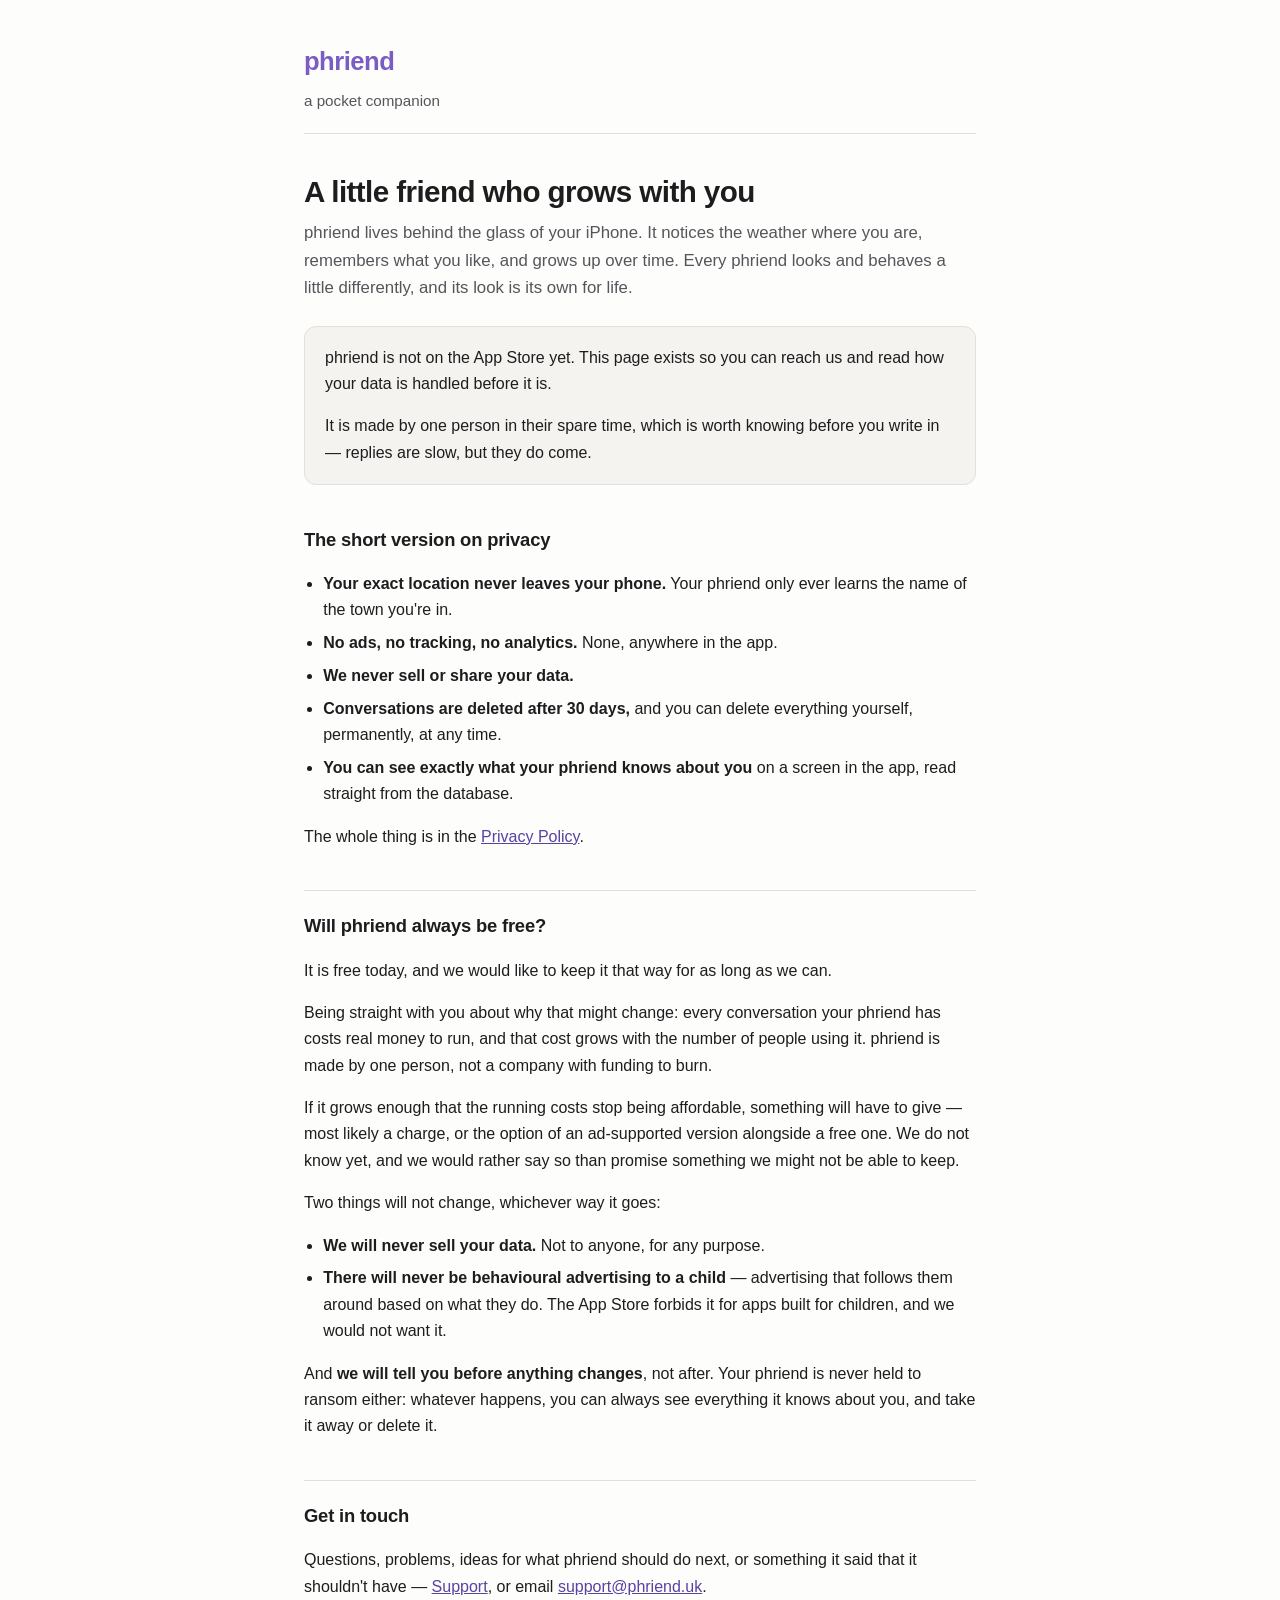
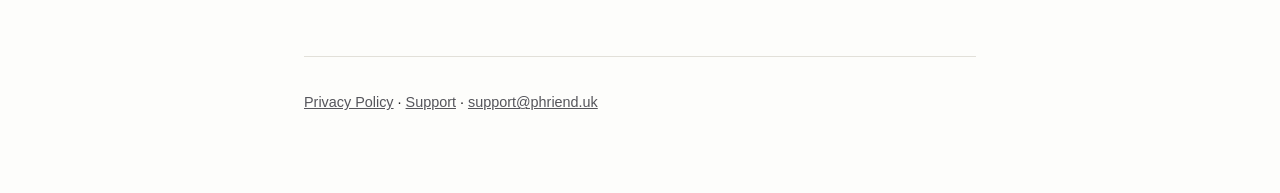
<file: index.html>
<!doctype html>
<html lang="en-GB">
<head>
<meta charset="utf-8">
<meta name="viewport" content="width=device-width, initial-scale=1, viewport-fit=cover">
<title>phriend</title>
<meta name="description" content="phriend is a pocket companion that lives behind the glass of your iPhone.">
<link rel="stylesheet" href="style.css">
</head>
<body>

<header class="site">
  <a class="wordmark" href="index.html">phriend</a>
  <p>a pocket companion</p>
</header>

<main>

<h1>A little friend who grows with you</h1>
<p class="lede">phriend lives behind the glass of your iPhone. It notices
the weather where you are, remembers what you like, and grows up over
time. Every phriend looks and behaves a little differently, and its look
is its own for life.</p>

<div class="card">
  <p>phriend is not on the App Store yet. This page exists so you can
     reach us and read how your data is handled before it is.</p>
  <p>It is made by one person in their spare time, which is worth knowing
     before you write in — replies are slow, but they do come.</p>
</div>

<h2>The short version on privacy</h2>
<ul>
  <li><strong>Your exact location never leaves your phone.</strong> Your
      phriend only ever learns the name of the town you're in.</li>
  <li><strong>No ads, no tracking, no analytics.</strong> None, anywhere
      in the app.</li>
  <li><strong>We never sell or share your data.</strong></li>
  <li><strong>Conversations are deleted after 30 days,</strong> and you
      can delete everything yourself, permanently, at any time.</li>
  <li><strong>You can see exactly what your phriend knows about you</strong>
      on a screen in the app, read straight from the database.</li>
</ul>
<p>The whole thing is in the <a href="privacy.html">Privacy Policy</a>.</p>

<h2>Will phriend always be free?</h2>
<p>It is free today, and we would like to keep it that way for as long as
we can.</p>
<p>Being straight with you about why that might change: every
conversation your phriend has costs real money to run, and that cost
grows with the number of people using it. phriend is made by one person,
not a company with funding to burn.</p>
<p>If it grows enough that the running costs stop being affordable,
something will have to give — most likely a charge, or the option of an
ad-supported version alongside a free one. We do not know yet, and we
would rather say so than promise something we might not be able to
keep.</p>
<p>Two things will not change, whichever way it goes:</p>
<ul>
  <li><strong>We will never sell your data.</strong> Not to anyone, for
      any purpose.</li>
  <li><strong>There will never be behavioural advertising to a child</strong>
      — advertising that follows them around based on what they do. The
      App Store forbids it for apps built for children, and we would not
      want it.</li>
</ul>
<p>And <strong>we will tell you before anything changes</strong>, not
after. Your phriend is never held to ransom either: whatever happens, you
can always see everything it knows about you, and take it away or delete
it.</p>

<h2>Get in touch</h2>
<p>Questions, problems, ideas for what phriend should do next, or
something it said that it shouldn't have —
<a href="support.html">Support</a>, or email
<a href="mailto:support@phriend.uk">support@phriend.uk</a>.</p>

</main>

<footer class="site">
  <p><a href="privacy.html">Privacy Policy</a> · <a href="support.html">Support</a>
     · <a href="mailto:support@phriend.uk">support@phriend.uk</a></p>
</footer>

</body>
</html>
</file>
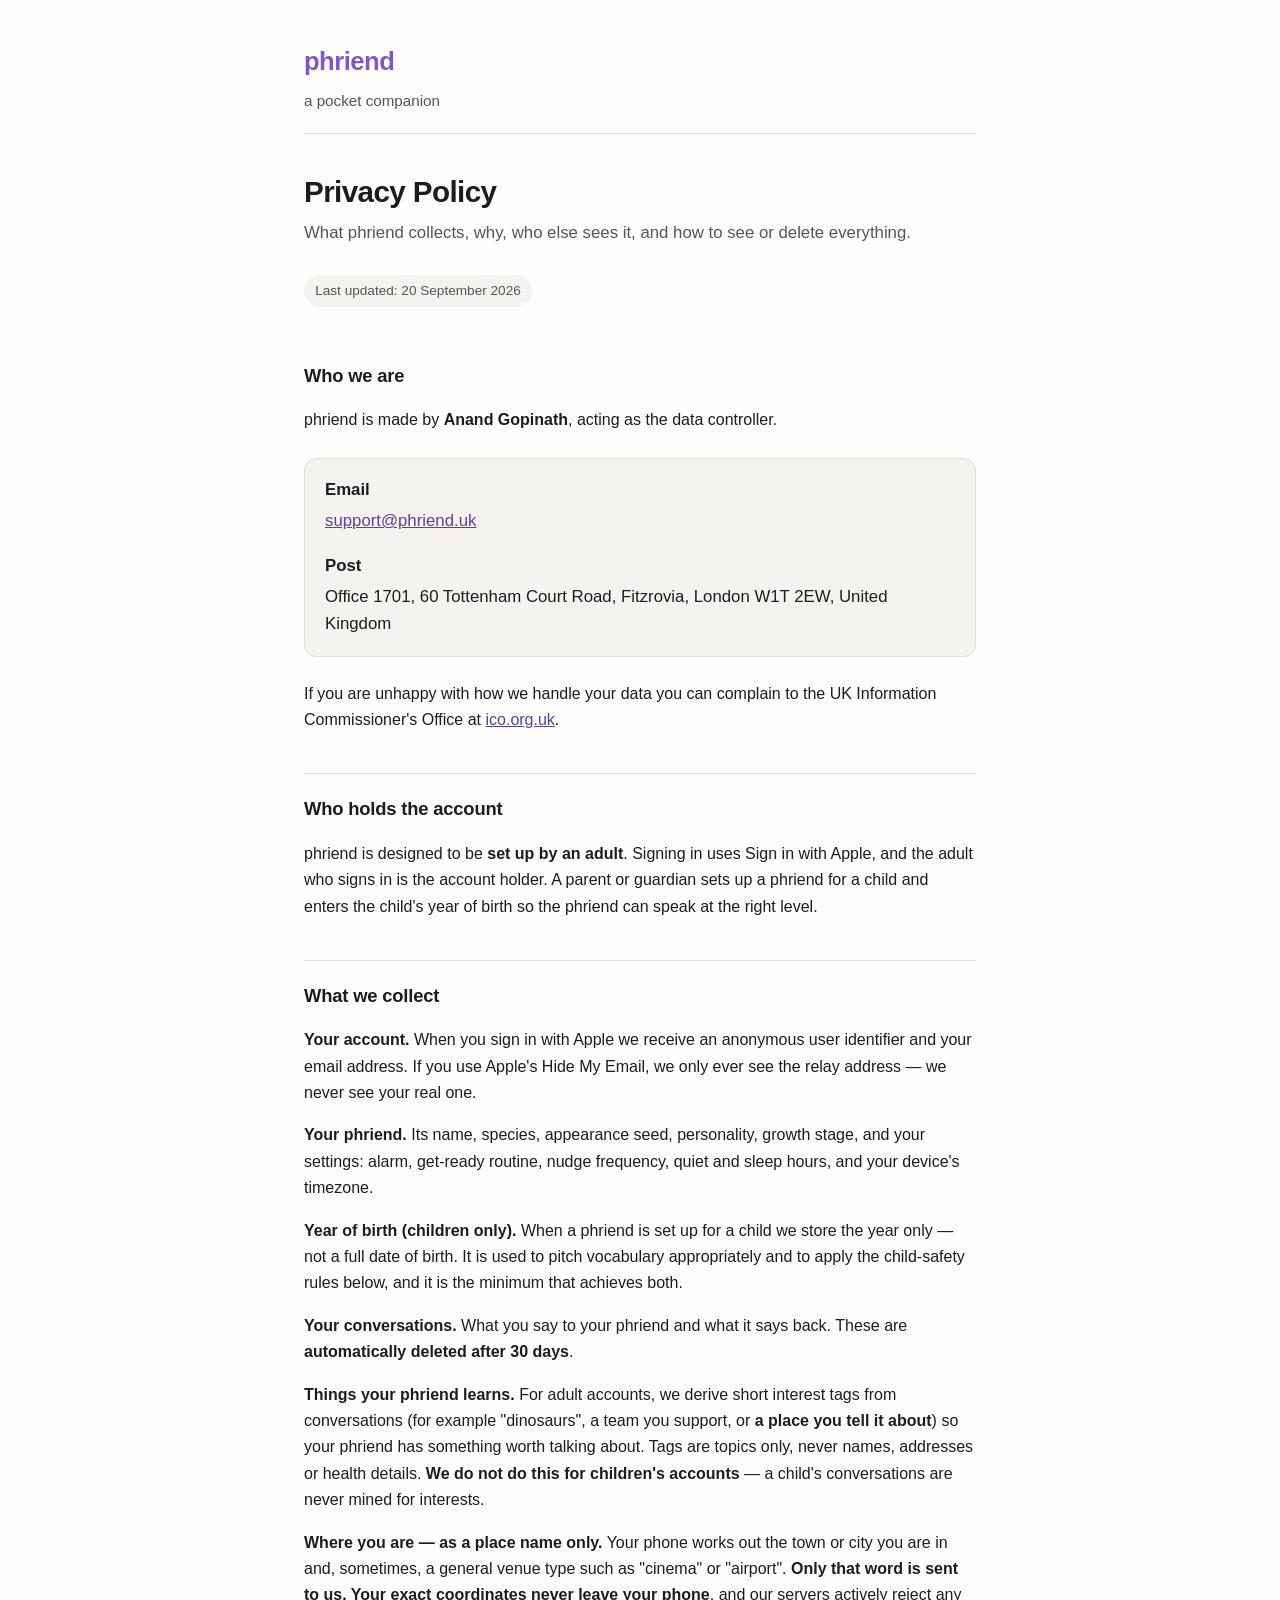
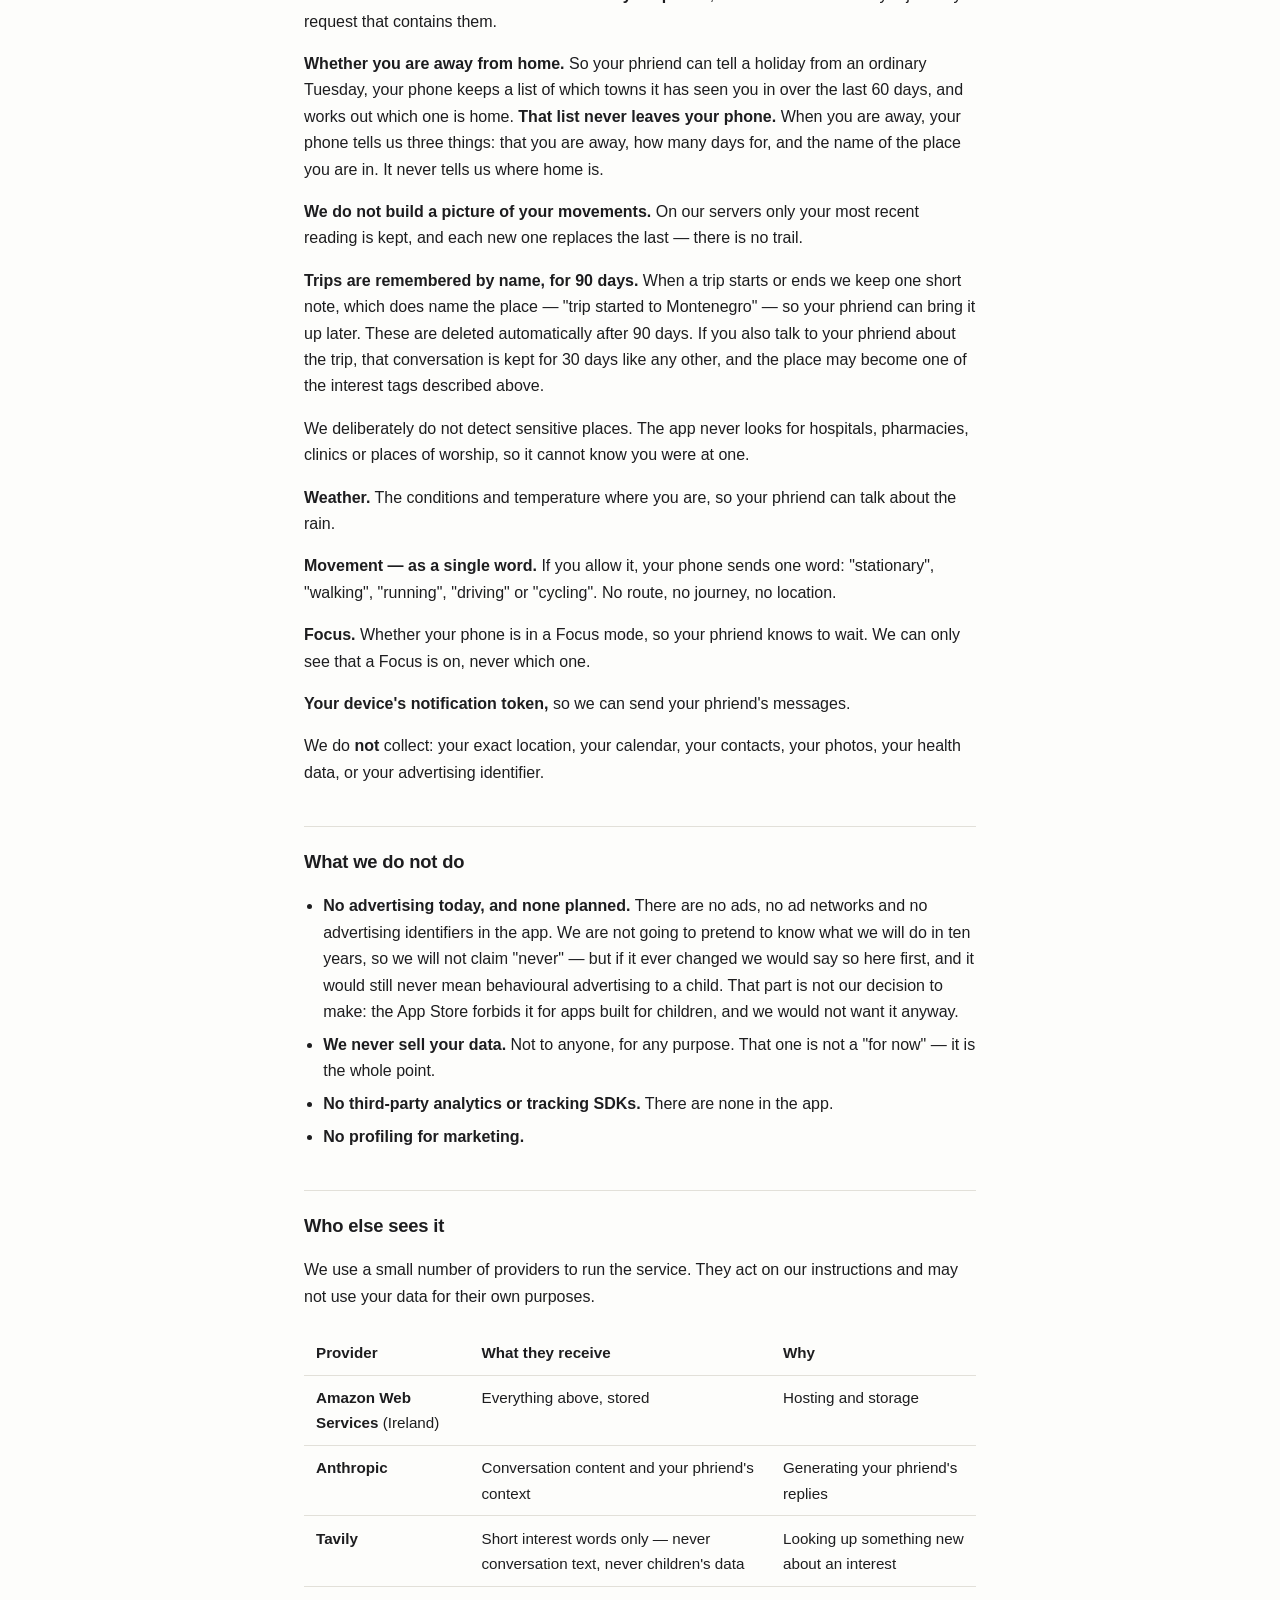
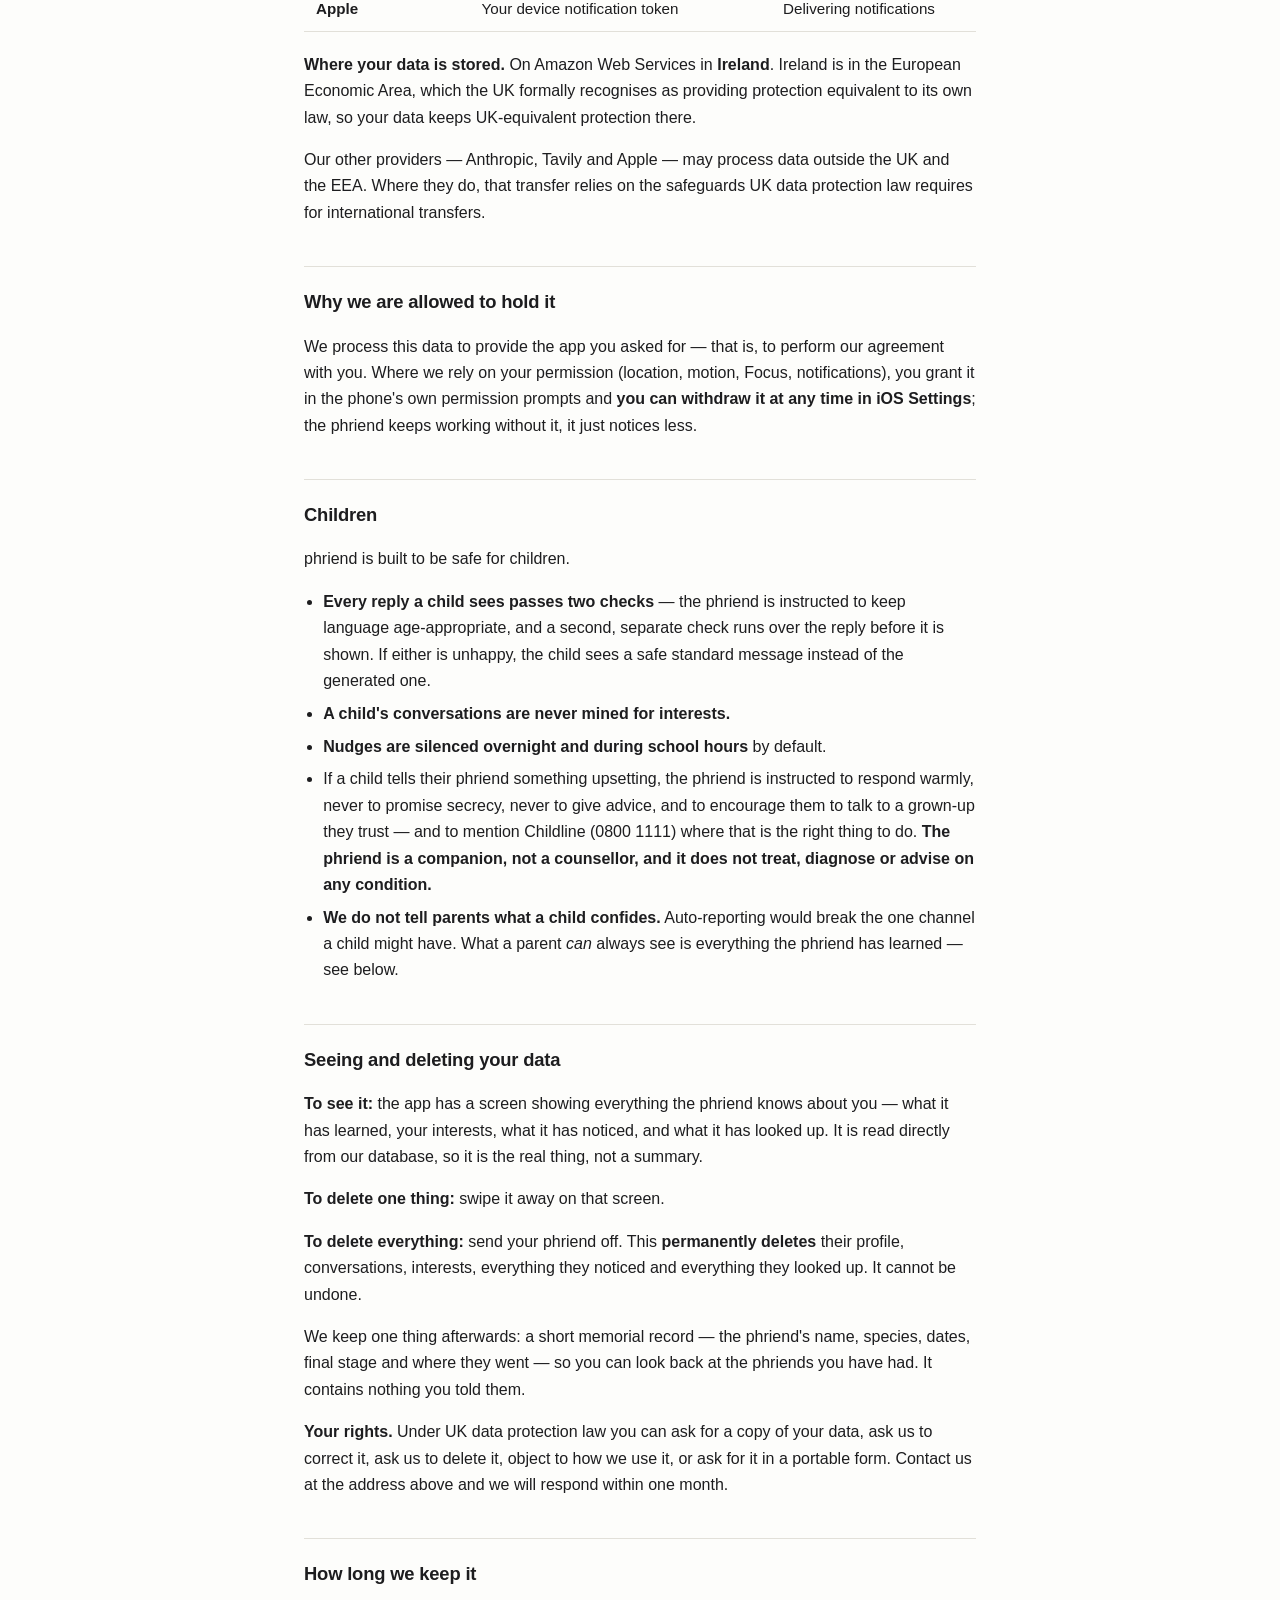
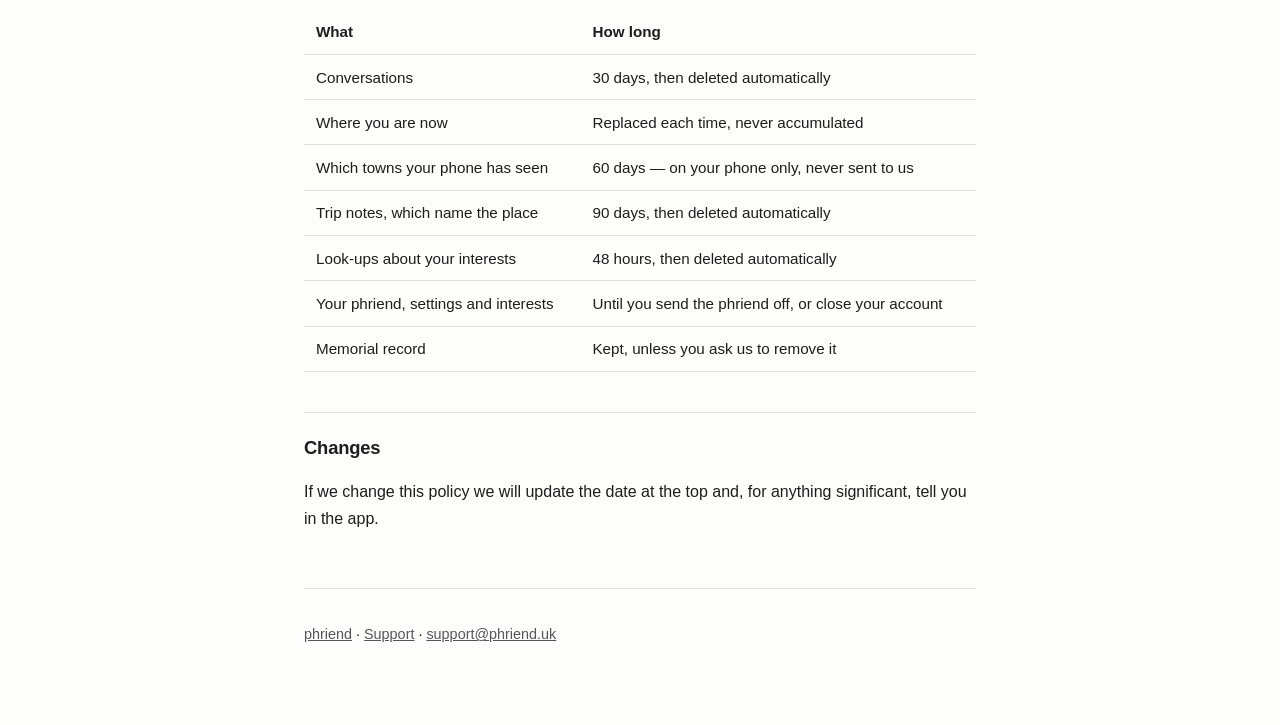
<file: privacy.html>
<!doctype html>
<html lang="en-GB">
<head>
<meta charset="utf-8">
<meta name="viewport" content="width=device-width, initial-scale=1, viewport-fit=cover">
<title>Privacy Policy — phriend</title>
<meta name="description" content="What phriend collects, why, who sees it, and how to see or delete it.">
<link rel="stylesheet" href="style.css">
</head>
<body>

<header class="site">
  <a class="wordmark" href="index.html">phriend</a>
  <p>a pocket companion</p>
</header>

<main>

<h1>Privacy Policy</h1>
<p class="lede">What phriend collects, why, who else sees it, and how to
see or delete everything.</p>
<p class="updated">Last updated: 20 September 2026</p>

<h2>Who we are</h2>
<p>phriend is made by <strong>Anand Gopinath</strong>, acting as the data
controller.</p>
<div class="card contact">
  <p><strong>Email</strong> <a href="mailto:support@phriend.uk">support@phriend.uk</a></p>
  <p><strong>Post</strong> Office 1701, 60 Tottenham Court Road, Fitzrovia,
     London W1T 2EW, United Kingdom</p>
</div>
<p>If you are unhappy with how we handle your data you can complain to the
UK Information Commissioner's Office at
<a href="https://ico.org.uk" rel="noopener">ico.org.uk</a>.</p>

<h2>Who holds the account</h2>
<p>phriend is designed to be <strong>set up by an adult</strong>. Signing
in uses Sign in with Apple, and the adult who signs in is the account
holder. A parent or guardian sets up a phriend for a child and enters the
child's year of birth so the phriend can speak at the right level.</p>

<h2>What we collect</h2>

<p><strong>Your account.</strong> When you sign in with Apple we receive
an anonymous user identifier and your email address. If you use Apple's
Hide My Email, we only ever see the relay address — we never see your
real one.</p>

<p><strong>Your phriend.</strong> Its name, species, appearance seed,
personality, growth stage, and your settings: alarm, get-ready routine,
nudge frequency, quiet and sleep hours, and your device's timezone.</p>

<p><strong>Year of birth (children only).</strong> When a phriend is set
up for a child we store the year only — not a full date of birth. It is
used to pitch vocabulary appropriately and to apply the child-safety
rules below, and it is the minimum that achieves both.</p>

<p><strong>Your conversations.</strong> What you say to your phriend and
what it says back. These are <strong>automatically deleted after 30
days</strong>.</p>

<p><strong>Things your phriend learns.</strong> For adult accounts, we
derive short interest tags from conversations (for example "dinosaurs", a
team you support, or <strong>a place you tell it about</strong>) so your
phriend has something worth talking about. Tags are topics only, never
names, addresses or health details. <strong>We do not do this for
children's accounts</strong> — a child's conversations are never mined
for interests.</p>

<p><strong>Where you are — as a place name only.</strong> Your phone
works out the town or city you are in and, sometimes, a general venue
type such as "cinema" or "airport". <strong>Only that word is sent to us.
Your exact coordinates never leave your phone</strong>, and our servers
actively reject any request that contains them.</p>

<p><strong>Whether you are away from home.</strong> So your phriend can
tell a holiday from an ordinary Tuesday, your phone keeps a list of which
towns it has seen you in over the last 60 days, and works out which one
is home. <strong>That list never leaves your phone.</strong> When you are
away, your phone tells us three things: that you are away, how many days
for, and the name of the place you are in. It never tells us where home
is.</p>

<p><strong>We do not build a picture of your movements.</strong> On our
servers only your most recent reading is kept, and each new one replaces
the last — there is no trail.</p>

<p><strong>Trips are remembered by name, for 90 days.</strong> When a trip
starts or ends we keep one short note, which does name the place — "trip
started to Montenegro" — so your phriend can bring it up later. These are
deleted automatically after 90 days. If you also talk to your phriend
about the trip, that conversation is kept for 30 days like any other, and
the place may become one of the interest tags described above.</p>

<p>We deliberately do not detect sensitive places. The app never looks
for hospitals, pharmacies, clinics or places of worship, so it cannot
know you were at one.</p>

<p><strong>Weather.</strong> The conditions and temperature where you
are, so your phriend can talk about the rain.</p>

<p><strong>Movement — as a single word.</strong> If you allow it, your
phone sends one word: "stationary", "walking", "running", "driving" or
"cycling". No route, no journey, no location.</p>

<p><strong>Focus.</strong> Whether your phone is in a Focus mode, so your
phriend knows to wait. We can only see that a Focus is on, never which
one.</p>

<p><strong>Your device's notification token,</strong> so we can send your
phriend's messages.</p>

<p>We do <strong>not</strong> collect: your exact location, your calendar,
your contacts, your photos, your health data, or your advertising
identifier.</p>

<h2>What we do not do</h2>
<ul>
  <li><strong>No advertising today, and none planned.</strong> There are
      no ads, no ad networks and no advertising identifiers in the app. We
      are not going to pretend to know what we will do in ten years, so we
      will not claim "never" — but if it ever changed we would say so here
      first, and it would still never mean behavioural advertising to a
      child. That part is not our decision to make: the App Store forbids
      it for apps built for children, and we would not want it anyway.</li>
  <li><strong>We never sell your data.</strong> Not to anyone, for any
      purpose. That one is not a "for now" — it is the whole point.</li>
  <li><strong>No third-party analytics or tracking SDKs.</strong> There are none in the app.</li>
  <li><strong>No profiling for marketing.</strong></li>
</ul>

<h2>Who else sees it</h2>
<p>We use a small number of providers to run the service. They act on our
instructions and may not use your data for their own purposes.</p>
<div class="table-wrap">
<table>
  <thead>
    <tr><th>Provider</th><th>What they receive</th><th>Why</th></tr>
  </thead>
  <tbody>
    <tr><td><strong>Amazon Web Services</strong> (Ireland)</td><td>Everything above, stored</td><td>Hosting and storage</td></tr>
    <tr><td><strong>Anthropic</strong></td><td>Conversation content and your phriend's context</td><td>Generating your phriend's replies</td></tr>
    <tr><td><strong>Tavily</strong></td><td>Short interest words only — never conversation text, never children's data</td><td>Looking up something new about an interest</td></tr>
    <tr><td><strong>Apple</strong></td><td>Your device notification token</td><td>Delivering notifications</td></tr>
  </tbody>
</table>
</div>
<p><strong>Where your data is stored.</strong> On Amazon Web Services in
<strong>Ireland</strong>. Ireland is in the European Economic Area, which
the UK formally recognises as providing protection equivalent to its own
law, so your data keeps UK-equivalent protection there.</p>
<p>Our other providers — Anthropic, Tavily and Apple — may process data
outside the UK and the EEA. Where they do, that transfer relies on the
safeguards UK data protection law requires for international
transfers.</p>

<h2>Why we are allowed to hold it</h2>
<p>We process this data to provide the app you asked for — that is, to
perform our agreement with you. Where we rely on your permission
(location, motion, Focus, notifications), you grant it in the phone's own
permission prompts and <strong>you can withdraw it at any time in iOS
Settings</strong>; the phriend keeps working without it, it just notices
less.</p>

<h2>Children</h2>
<p>phriend is built to be safe for children.</p>
<ul>
  <li><strong>Every reply a child sees passes two checks</strong> — the
      phriend is instructed to keep language age-appropriate, and a
      second, separate check runs over the reply before it is shown. If
      either is unhappy, the child sees a safe standard message instead
      of the generated one.</li>
  <li><strong>A child's conversations are never mined for interests.</strong></li>
  <li><strong>Nudges are silenced overnight and during school hours</strong> by default.</li>
  <li>If a child tells their phriend something upsetting, the phriend is
      instructed to respond warmly, never to promise secrecy, never to
      give advice, and to encourage them to talk to a grown-up they
      trust — and to mention Childline (0800 1111) where that is the
      right thing to do. <strong>The phriend is a companion, not a
      counsellor, and it does not treat, diagnose or advise on any<!-- copy-guard: allow -->
      condition.</strong></li>
  <li><strong>We do not tell parents what a child confides.</strong>
      Auto-reporting would break the one channel a child might have. What
      a parent <em>can</em> always see is everything the phriend has
      learned — see below.</li>
</ul>

<h2>Seeing and deleting your data</h2>
<p><strong>To see it:</strong> the app has a screen showing everything the
phriend knows about you — what it has learned, your interests, what it
has noticed, and what it has looked up. It is read directly from our
database, so it is the real thing, not a summary.</p>
<p><strong>To delete one thing:</strong> swipe it away on that screen.</p>
<p><strong>To delete everything:</strong> send your phriend off. This
<strong>permanently deletes</strong> their profile, conversations,
interests, everything they noticed and everything they looked up. It
cannot be undone.</p>
<p>We keep one thing afterwards: a short memorial record — the phriend's
name, species, dates, final stage and where they went — so you can look
back at the phriends you have had. It contains nothing you told them.</p>
<p><strong>Your rights.</strong> Under UK data protection law you can ask
for a copy of your data, ask us to correct it, ask us to delete it,
object to how we use it, or ask for it in a portable form. Contact us at
the address above and we will respond within one month.</p>

<h2>How long we keep it</h2>
<div class="table-wrap">
<table>
  <thead><tr><th>What</th><th>How long</th></tr></thead>
  <tbody>
    <tr><td>Conversations</td><td>30 days, then deleted automatically</td></tr>
    <tr><td>Where you are now</td><td>Replaced each time, never accumulated</td></tr>
    <tr><td>Which towns your phone has seen</td><td>60 days — on your phone only, never sent to us</td></tr>
    <tr><td>Trip notes, which name the place</td><td>90 days, then deleted automatically</td></tr>
    <tr><td>Look-ups about your interests</td><td>48 hours, then deleted automatically</td></tr>
    <tr><td>Your phriend, settings and interests</td><td>Until you send the phriend off, or close your account</td></tr>
    <tr><td>Memorial record</td><td>Kept, unless you ask us to remove it</td></tr>
  </tbody>
</table>
</div>

<h2>Changes</h2>
<p>If we change this policy we will update the date at the top and, for
anything significant, tell you in the app.</p>

</main>

<footer class="site">
  <p><a href="index.html">phriend</a> · <a href="support.html">Support</a>
     · <a href="mailto:support@phriend.uk">support@phriend.uk</a></p>
</footer>

</body>
</html>
</file>
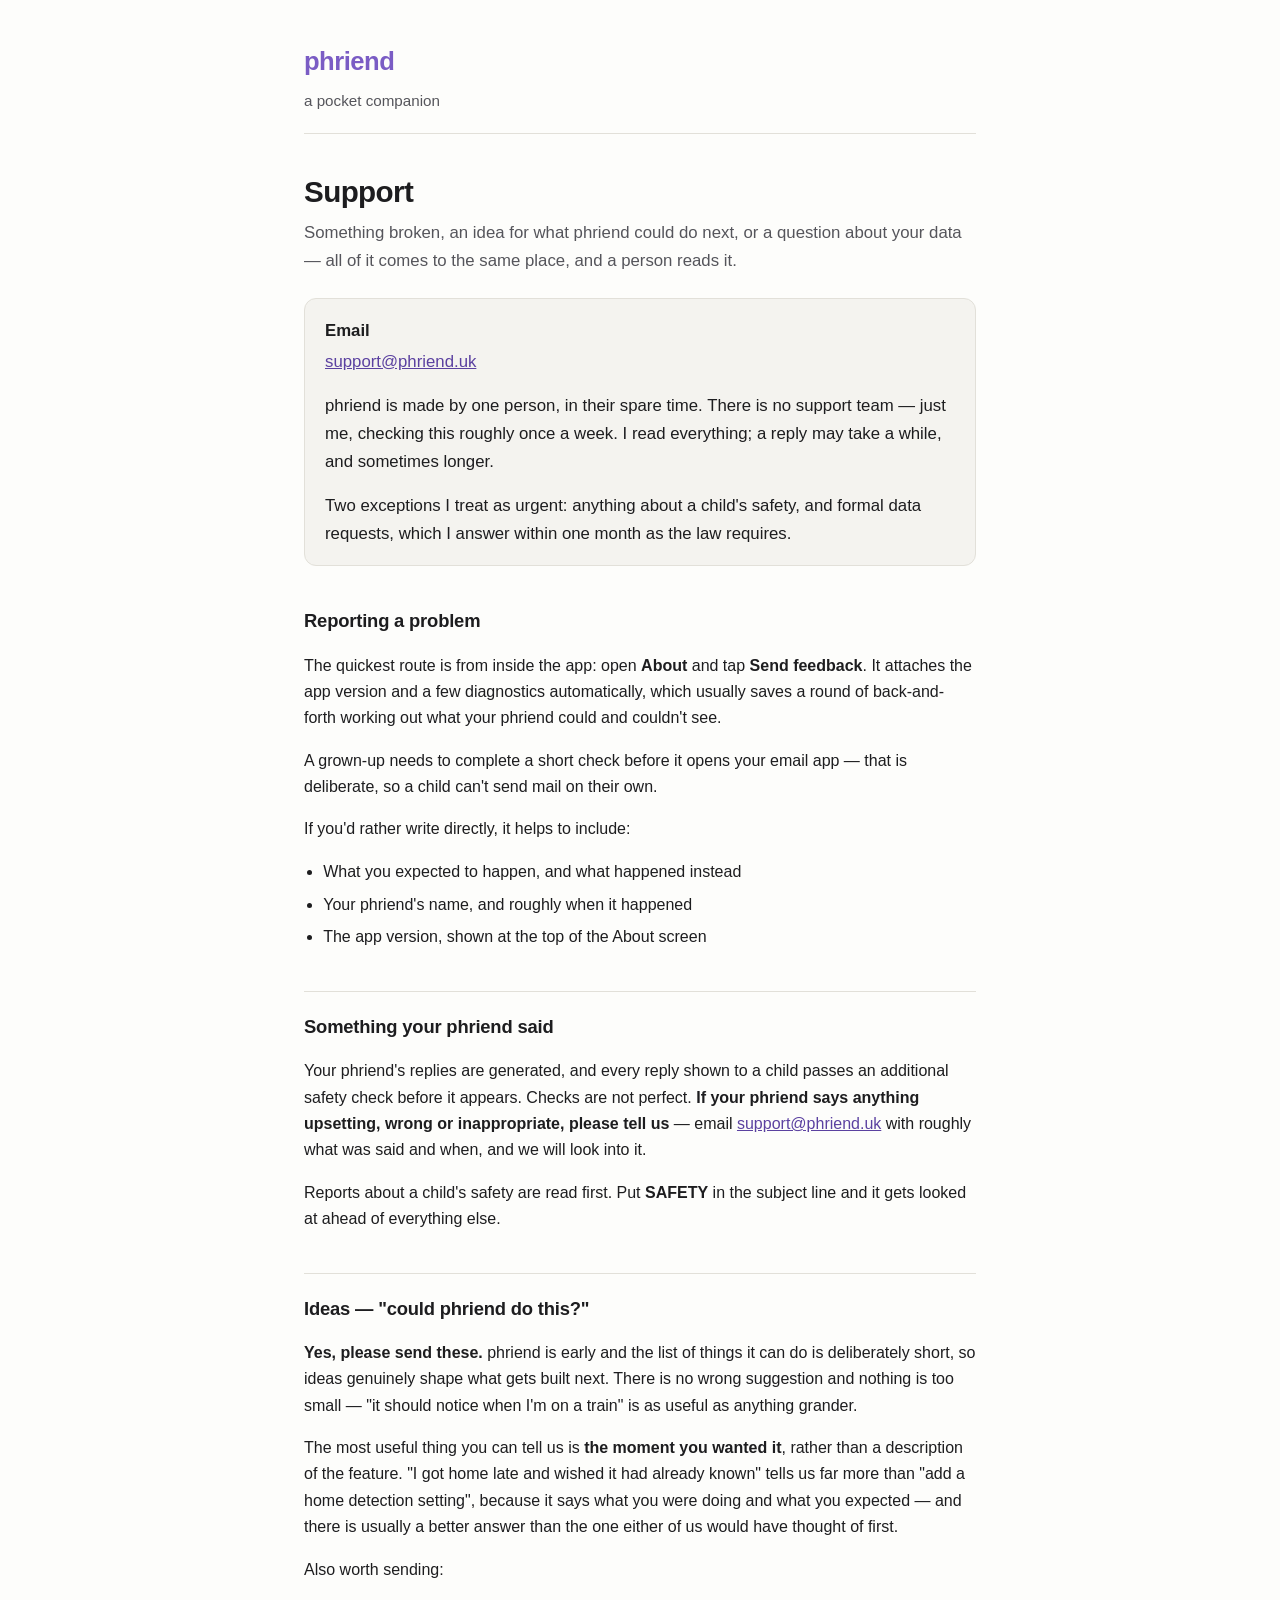
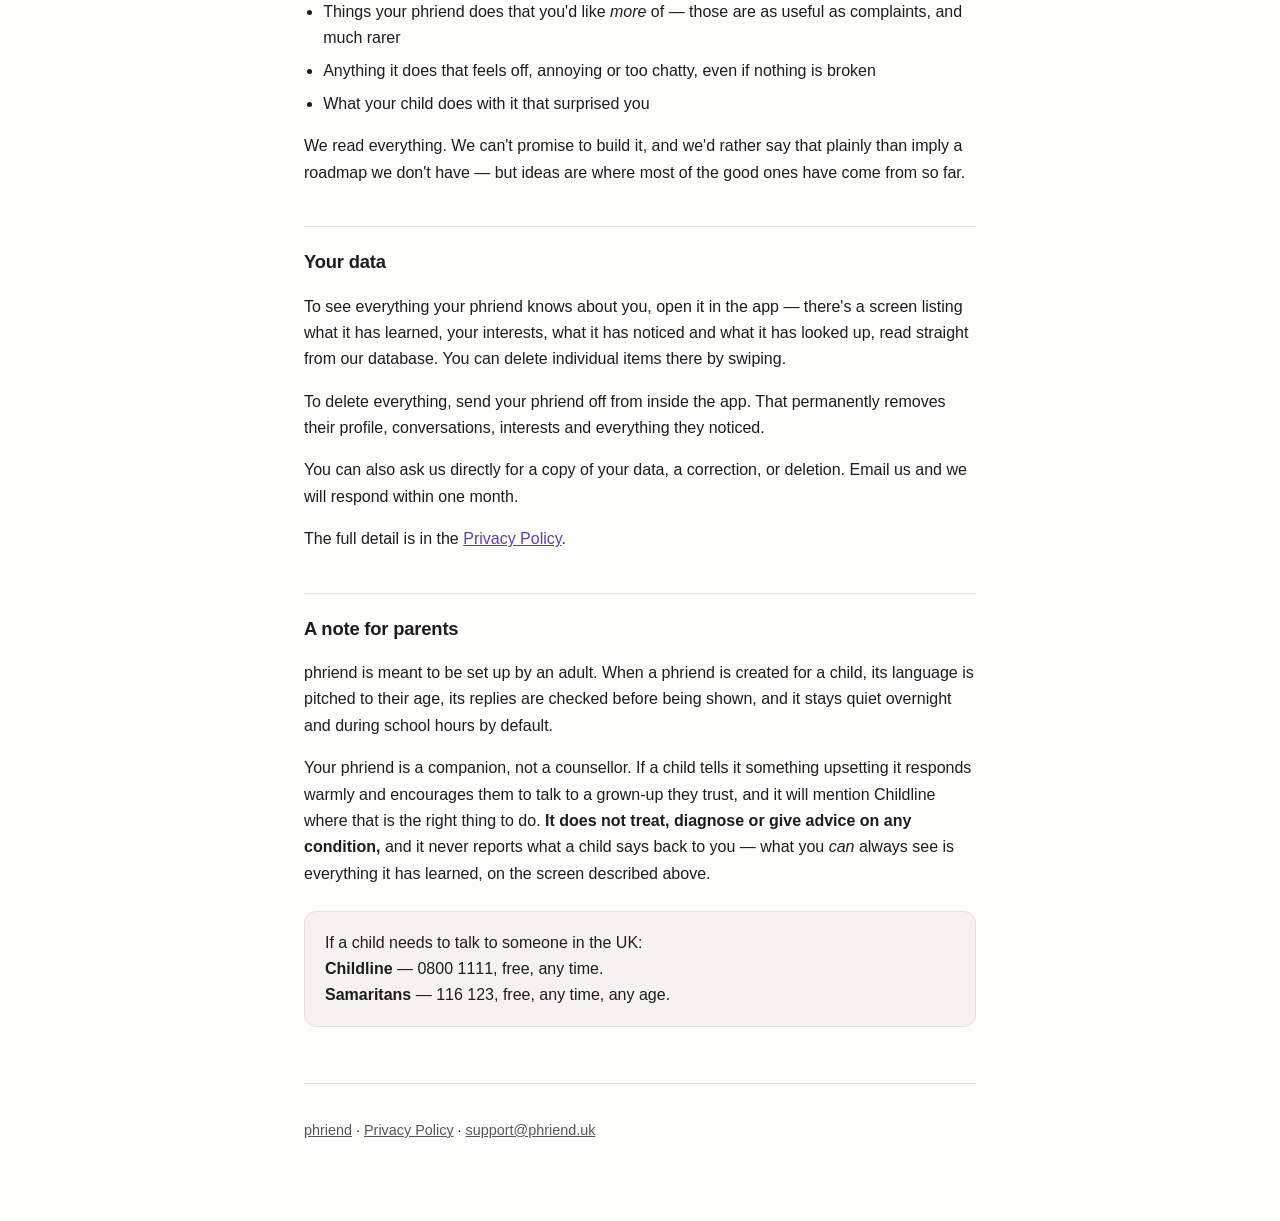
<file: support.html>
<!doctype html>
<html lang="en-GB">
<head>
<meta charset="utf-8">
<meta name="viewport" content="width=device-width, initial-scale=1, viewport-fit=cover">
<title>Support — phriend</title>
<meta name="description" content="Get help with phriend, report a problem, or ask for your data to be deleted.">
<link rel="stylesheet" href="style.css">
</head>
<body>

<header class="site">
  <a class="wordmark" href="index.html">phriend</a>
  <p>a pocket companion</p>
</header>

<main>

<h1>Support</h1>
<p class="lede">Something broken, an idea for what phriend could do
next, or a question about your data — all of it comes to the same place,
and a person reads it.</p>

<div class="card contact">
  <p><strong>Email</strong> <a href="mailto:support@phriend.uk">support@phriend.uk</a></p>
  <p>phriend is made by one person, in their spare time. There is no
     support team — just me, checking this roughly once a week. I read
     everything; a reply may take a while, and sometimes longer.</p>
  <p>Two exceptions I treat as urgent: anything about a child's safety,
     and formal data requests, which I answer within one month as the law
     requires.</p>
</div>

<h2>Reporting a problem</h2>
<p>The quickest route is from inside the app: open <strong>About</strong>
and tap <strong>Send feedback</strong>. It attaches the app version and a
few diagnostics automatically, which usually saves a round of
back-and-forth working out what your phriend could and couldn't see.</p>
<p>A grown-up needs to complete a short check before it opens your email
app — that is deliberate, so a child can't send mail on their own.</p>
<p>If you'd rather write directly, it helps to include:</p>
<ul>
  <li>What you expected to happen, and what happened instead</li>
  <li>Your phriend's name, and roughly when it happened</li>
  <li>The app version, shown at the top of the About screen</li>
</ul>

<h2>Something your phriend said</h2>
<p>Your phriend's replies are generated, and every reply shown to a child
passes an additional safety check before it appears. Checks are not
perfect. <strong>If your phriend says anything upsetting, wrong or
inappropriate, please tell us</strong> — email
<a href="mailto:support@phriend.uk">support@phriend.uk</a> with roughly
what was said and when, and we will look into it.</p>
<p>Reports about a child's safety are read first. Put
<strong>SAFETY</strong> in the subject line and it gets looked at ahead of
everything else.</p>

<h2>Ideas — "could phriend do this?"</h2>
<p><strong>Yes, please send these.</strong> phriend is early and the list
of things it can do is deliberately short, so ideas genuinely shape what
gets built next. There is no wrong suggestion and nothing is too small —
"it should notice when I'm on a train" is as useful as anything grander.</p>
<p>The most useful thing you can tell us is <strong>the moment you wanted
it</strong>, rather than a description of the feature. "I got home late
and wished it had already known" tells us far more than "add a home
detection setting", because it says what you were doing and what you
expected — and there is usually a better answer than the one either of us
would have thought of first.</p>
<p>Also worth sending:</p>
<ul>
  <li>Things your phriend does that you'd like <em>more</em> of — those
      are as useful as complaints, and much rarer</li>
  <li>Anything it does that feels off, annoying or too chatty, even if
      nothing is broken</li>
  <li>What your child does with it that surprised you</li>
</ul>
<p>We read everything. We can't promise to build it, and we'd rather say
that plainly than imply a roadmap we don't have — but ideas are where
most of the good ones have come from so far.</p>

<h2>Your data</h2>
<p>To see everything your phriend knows about you, open it in the app —
there's a screen listing what it has learned, your interests, what it has
noticed and what it has looked up, read straight from our database. You
can delete individual items there by swiping.</p>
<p>To delete everything, send your phriend off from inside the app. That
permanently removes their profile, conversations, interests and
everything they noticed.</p>
<p>You can also ask us directly for a copy of your data, a correction, or
deletion. Email us and we will respond within one month.</p>
<p>The full detail is in the <a href="privacy.html">Privacy Policy</a>.</p>

<h2>A note for parents</h2>
<p>phriend is meant to be set up by an adult. When a phriend is created
for a child, its language is pitched to their age, its replies are
checked before being shown, and it stays quiet overnight and during
school hours by default.</p>
<p>Your phriend is a companion, not a counsellor. If a child tells it<!-- copy-guard: allow -->
something upsetting it responds warmly and encourages them to talk to a
grown-up they trust, and it will mention Childline where that is the
right thing to do. <strong>It does not treat, diagnose or give advice on<!-- copy-guard: allow -->
any condition,</strong> and it never reports what a child says back to
you — what you <em>can</em> always see is everything it has learned,
on the screen described above.</p>
<div class="card">
  <p>If a child needs to talk to someone in the UK:<br>
     <strong>Childline</strong> — 0800 1111, free, any time.<br>
     <strong>Samaritans</strong> — 116 123, free, any time, any age.</p>
</div>

</main>

<footer class="site">
  <p><a href="index.html">phriend</a> · <a href="privacy.html">Privacy Policy</a>
     · <a href="mailto:support@phriend.uk">support@phriend.uk</a></p>
</footer>

</body>
</html>
</file>
<file: style.css>
/* phriend site — self-contained, no external resources.
   A privacy policy page that fetches third-party fonts undermines its
   own claims and creates a transfer the policy does not declare. */

:root {
  color-scheme: light dark;
  --ink: #1d1d1f;
  --ink-soft: #55555b;
  --bg: #fdfdfb;
  --panel: #f4f3ef;
  --rule: #e2e0d9;
  --accent: #7a5cc4;
  --link: #5b41a0;
}

@media (prefers-color-scheme: dark) {
  :root {
    --ink: #ececf0;
    --ink-soft: #a9a9b3;
    --bg: #16161a;
    --panel: #1f1f25;
    --rule: #32323a;
    --accent: #b49cf0;
    --link: #b49cf0;
  }
}

* { box-sizing: border-box; }

body {
  margin: 0;
  padding: 2.5rem 1.25rem 4rem;
  background: var(--bg);
  color: var(--ink);
  font: 16px/1.65 -apple-system, BlinkMacSystemFont, "Segoe UI", Roboto,
        Helvetica, Arial, sans-serif;
  -webkit-text-size-adjust: 100%;
}

main { max-width: 42rem; margin: 0 auto; }

header.site {
  max-width: 42rem;
  margin: 0 auto 2.5rem;
  padding-bottom: 1.25rem;
  border-bottom: 1px solid var(--rule);
}

header.site a.wordmark {
  font-size: 1.6rem;
  font-weight: 650;
  letter-spacing: -0.02em;
  color: var(--accent);
  text-decoration: none;
}

header.site p { margin: 0.35rem 0 0; color: var(--ink-soft); font-size: 0.95rem; }

h1 { font-size: 1.85rem; line-height: 1.25; letter-spacing: -0.02em; margin: 0 0 0.5rem; }
h2 {
  font-size: 1.15rem;
  letter-spacing: -0.01em;
  margin: 2.5rem 0 0.75rem;
  padding-top: 1.25rem;
  border-top: 1px solid var(--rule);
}
h2:first-of-type { border-top: none; padding-top: 0; }

p, li { color: var(--ink); }
a { color: var(--link); }
a:hover { text-decoration: none; }

ul { padding-left: 1.2rem; }
li { margin: 0.4rem 0; }

.lede { font-size: 1.05rem; color: var(--ink-soft); margin-top: 0; }

.updated {
  display: inline-block;
  margin-top: 0.75rem;
  padding: 0.3rem 0.7rem;
  border-radius: 999px;
  background: var(--panel);
  color: var(--ink-soft);
  font-size: 0.85rem;
}

.card {
  background: var(--panel);
  border: 1px solid var(--rule);
  border-radius: 12px;
  padding: 1.1rem 1.25rem;
  margin: 1.5rem 0;
}
.card p:first-child { margin-top: 0; }
.card p:last-child { margin-bottom: 0; }

.contact { font-size: 1.05rem; }
.contact strong { display: block; margin-bottom: 0.2rem; }

/* Tables scroll rather than squash on a phone. */
.table-wrap { overflow-x: auto; margin: 1.25rem 0; }
table { border-collapse: collapse; width: 100%; font-size: 0.95rem; }
th, td {
  text-align: left;
  padding: 0.6rem 0.75rem;
  border-bottom: 1px solid var(--rule);
  vertical-align: top;
}
th { font-weight: 620; }

footer.site {
  max-width: 42rem;
  margin: 3.5rem auto 0;
  padding-top: 1.25rem;
  border-top: 1px solid var(--rule);
  color: var(--ink-soft);
  font-size: 0.9rem;
}
footer.site a { color: var(--ink-soft); }

@media (max-width: 30rem) {
  body { padding: 1.75rem 1rem 3rem; }
  h1 { font-size: 1.55rem; }
}
</file>
